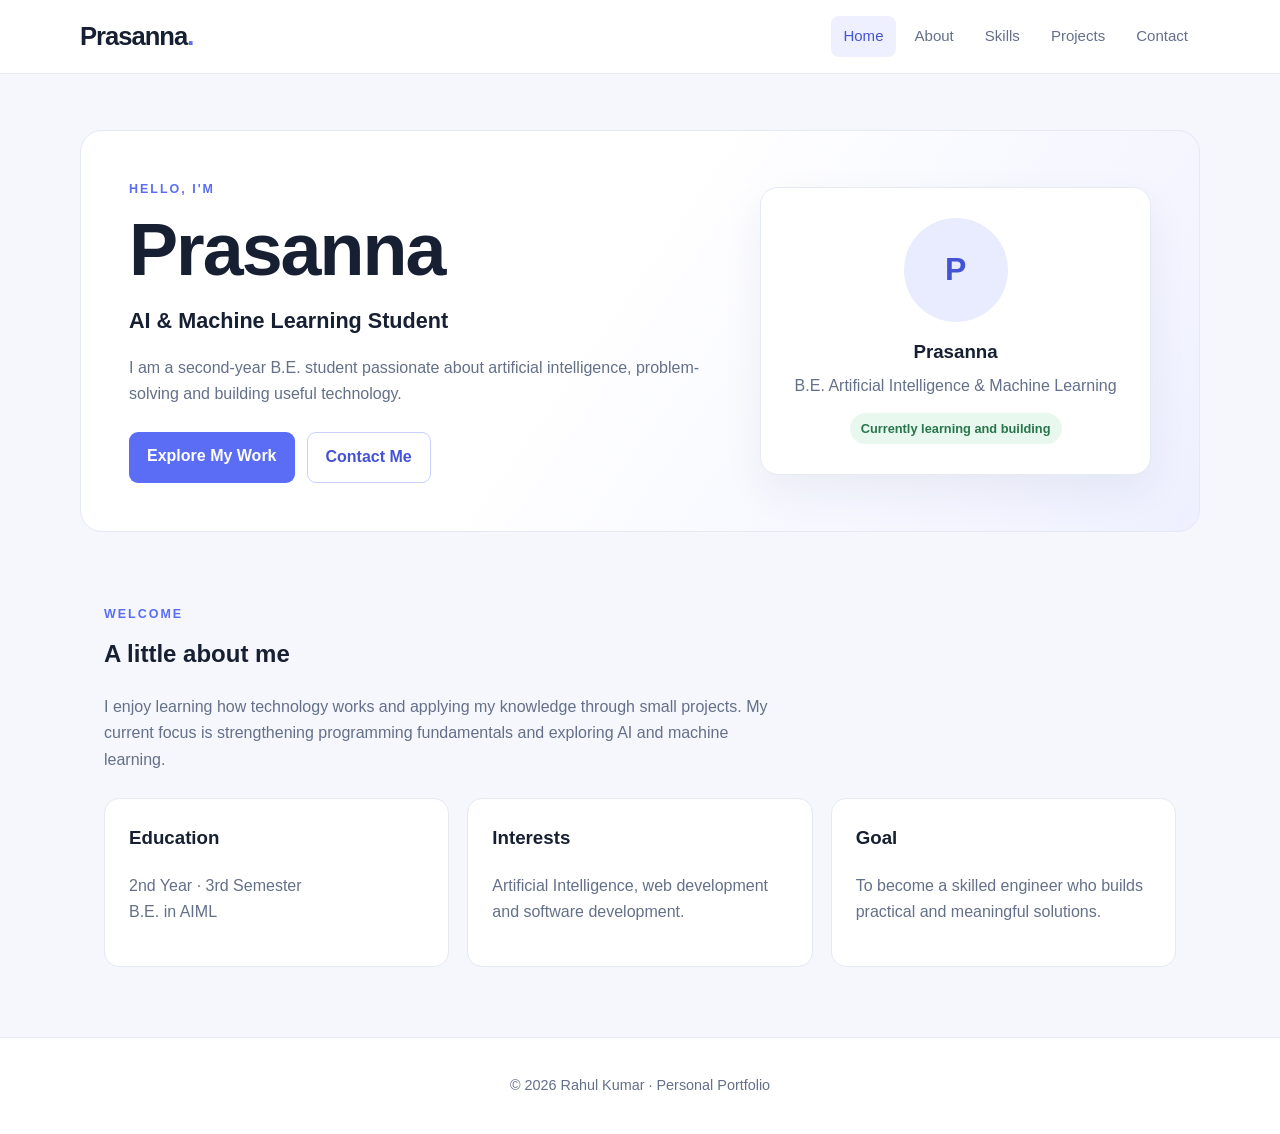
<file: Personal-Portfolio/index.html>
<!DOCTYPE html>
<html lang="en">
<head>
  <meta charset="UTF-8">
  <meta name="viewport" content="width=device-width, initial-scale=1.0">
  <meta name="description" content="Rahul Kumar's personal portfolio website.">
  <title>Prasanna | Home</title>
  <link rel="stylesheet" href="style.css">
</head>
<body>
  <header class="site-header">
    <a class="logo" href="index.html">Prasanna<span>.</span></a>
    <nav aria-label="Main navigation">
      <a class="active" href="index.html">Home</a>
      <a href="about.html">About</a>
      <a href="skills.html">Skills</a>
      <a href="projects.html">Projects</a>
      <a href="contact.html">Contact</a>
    </nav>
  </header>

  <main>
    <section class="hero">
      <div class="hero-content">
        <p class="eyebrow">HELLO, I'M</p>
        <h1>Prasanna</h1>
        <h2>AI &amp; Machine Learning Student</h2>
        <p class="intro">I am a second-year B.E. student passionate about artificial intelligence, problem-solving and building useful technology.</p>
        <div class="actions">
          <a class="button" href="projects.html">Explore My Work</a>
          <a class="button button-outline" href="contact.html">Contact Me</a>
        </div>
      </div>
      <div class="hero-card" aria-label="Student profile summary">
        <div class="avatar">P</div>
        <h3>Prasanna</h3>
        <p>B.E. Artificial Intelligence &amp; Machine Learning</p>
        <span class="status">Currently learning and building</span>
      </div>
    </section>

    <section class="section">
      <p class="eyebrow">WELCOME</p>
      <h2>A little about me</h2>
      <p class="section-lead">I enjoy learning how technology works and applying my knowledge through small projects. My current focus is strengthening programming fundamentals and exploring AI and machine learning.</p>
      <div class="quick-grid">
        <article class="info-card"><h3>Education</h3><p>2nd Year · 3rd Semester<br>B.E. in AIML</p></article>
        <article class="info-card"><h3>Interests</h3><p>Artificial Intelligence, web development and software development.</p></article>
        <article class="info-card"><h3>Goal</h3><p>To become a skilled engineer who builds practical and meaningful solutions.</p></article>
      </div>
    </section>
  </main>

  <footer><p>© 2026 Rahul Kumar · Personal Portfolio</p></footer>
</body>
</html>
</file>
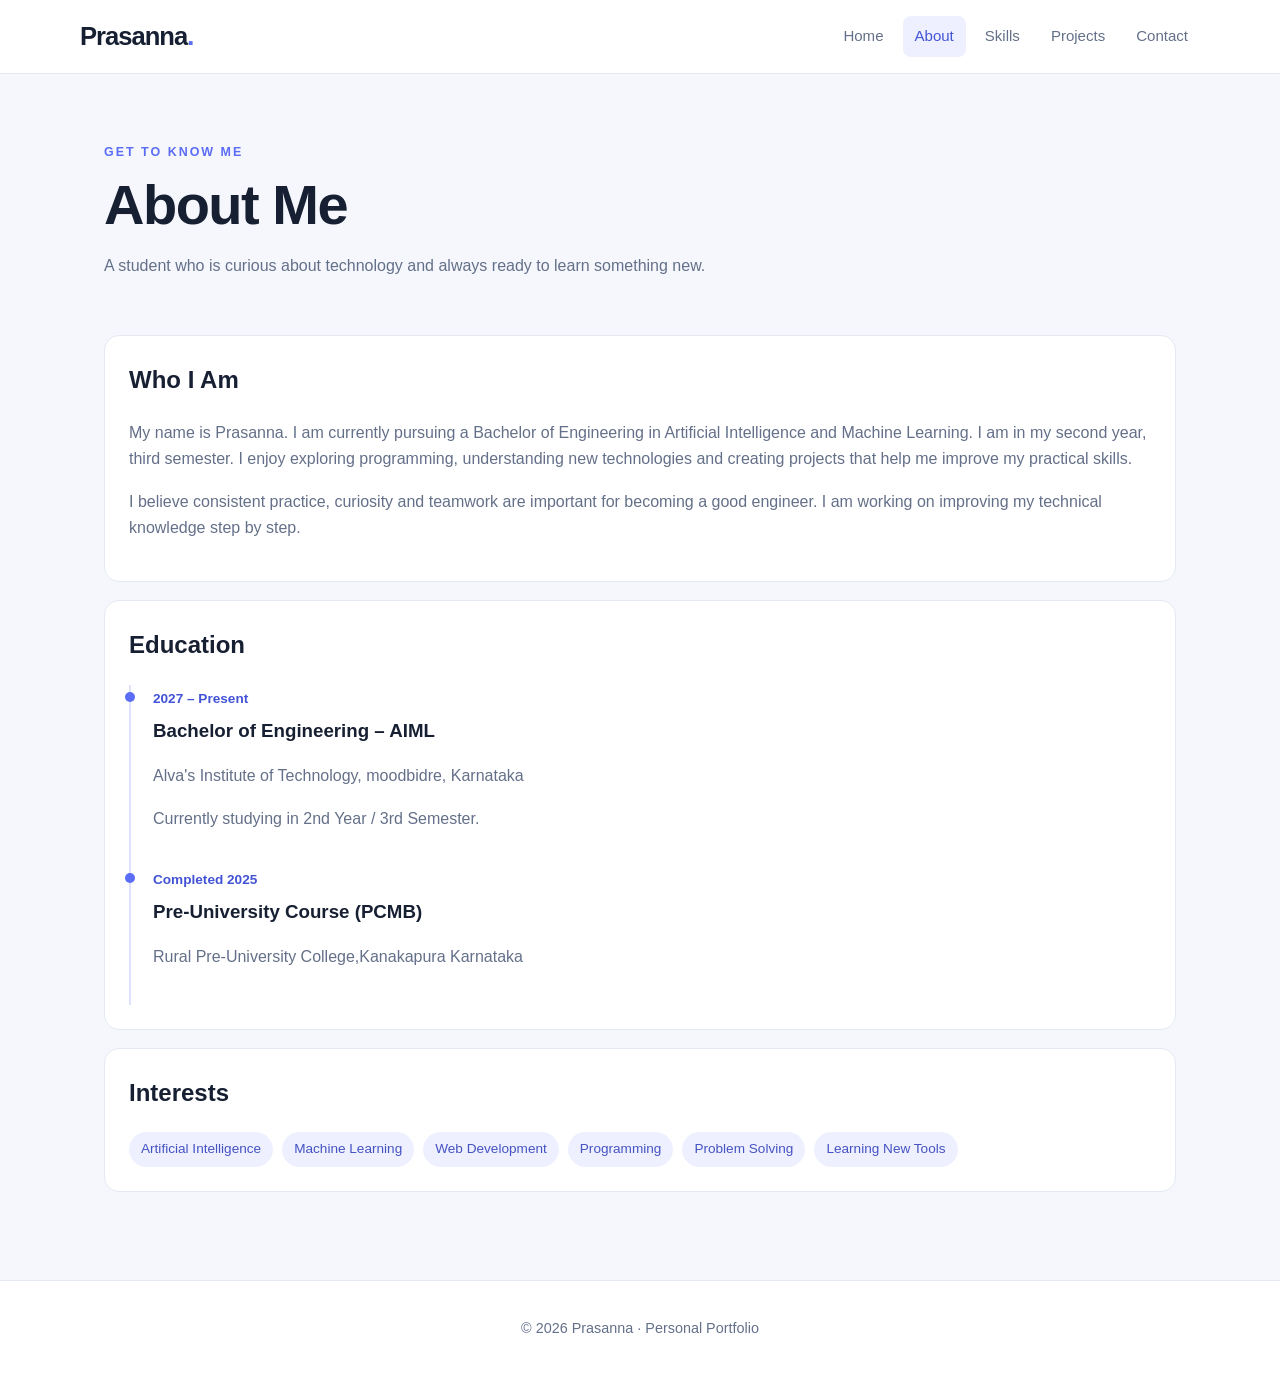
<file: Personal-Portfolio/about.html>
<!DOCTYPE html>
<html lang="en">
<head>
  <meta charset="UTF-8">
  <meta name="viewport" content="width=device-width, initial-scale=1.0">
  <meta name="description" content="Learn about Rahul Kumar's education and interests.">
  <title>Prasanna | About</title>
  <link rel="stylesheet" href="style.css">
</head>
<body>
  <header class="site-header">
    <a class="logo" href="index.html">Prasanna<span>.</span></a>
    <nav aria-label="Main navigation">
      <a href="index.html">Home</a><a class="active" href="about.html">About</a>
      <a href="skills.html">Skills</a><a href="projects.html">Projects</a><a href="contact.html">Contact</a>
    </nav>
  </header>
  <main class="page">
    <section class="page-heading"><p class="eyebrow">GET TO KNOW ME</p><h1>About Me</h1><p class="section-lead">A student who is curious about technology and always ready to learn something new.</p></section>
    <section class="content-card">
      <h2>Who I Am</h2>
      <p>My name is Prasanna. I am currently pursuing a Bachelor of Engineering in Artificial Intelligence and Machine Learning. I am in my second year, third semester. I enjoy exploring programming, understanding new technologies and creating projects that help me improve my practical skills.</p>
      <p>I believe consistent practice, curiosity and teamwork are important for becoming a good engineer. I am working on improving my technical knowledge step by step.</p>
    </section>
    <section class="content-card">
      <h2>Education</h2>
      <div class="timeline">
        <article><span class="timeline-date">2027 – Present</span><h3>Bachelor of Engineering – AIML</h3><p>Alva's Institute of Technology, moodbidre, Karnataka</p><p>Currently studying in 2nd Year / 3rd Semester.</p></article>
        <article><span class="timeline-date">Completed 2025</span><h3>Pre-University Course (PCMB)</h3><p>Rural Pre-University College,Kanakapura Karnataka</p></article>
      </div>
    </section>
    <section class="content-card">
      <h2>Interests</h2>
      <ul class="tag-list"><li>Artificial Intelligence</li><li>Machine Learning</li><li>Web Development</li><li>Programming</li><li>Problem Solving</li><li>Learning New Tools</li></ul>
    </section>
  </main>
  <footer><p>© 2026 Prasanna · Personal Portfolio</p></footer>
</body>
</html>
</file>
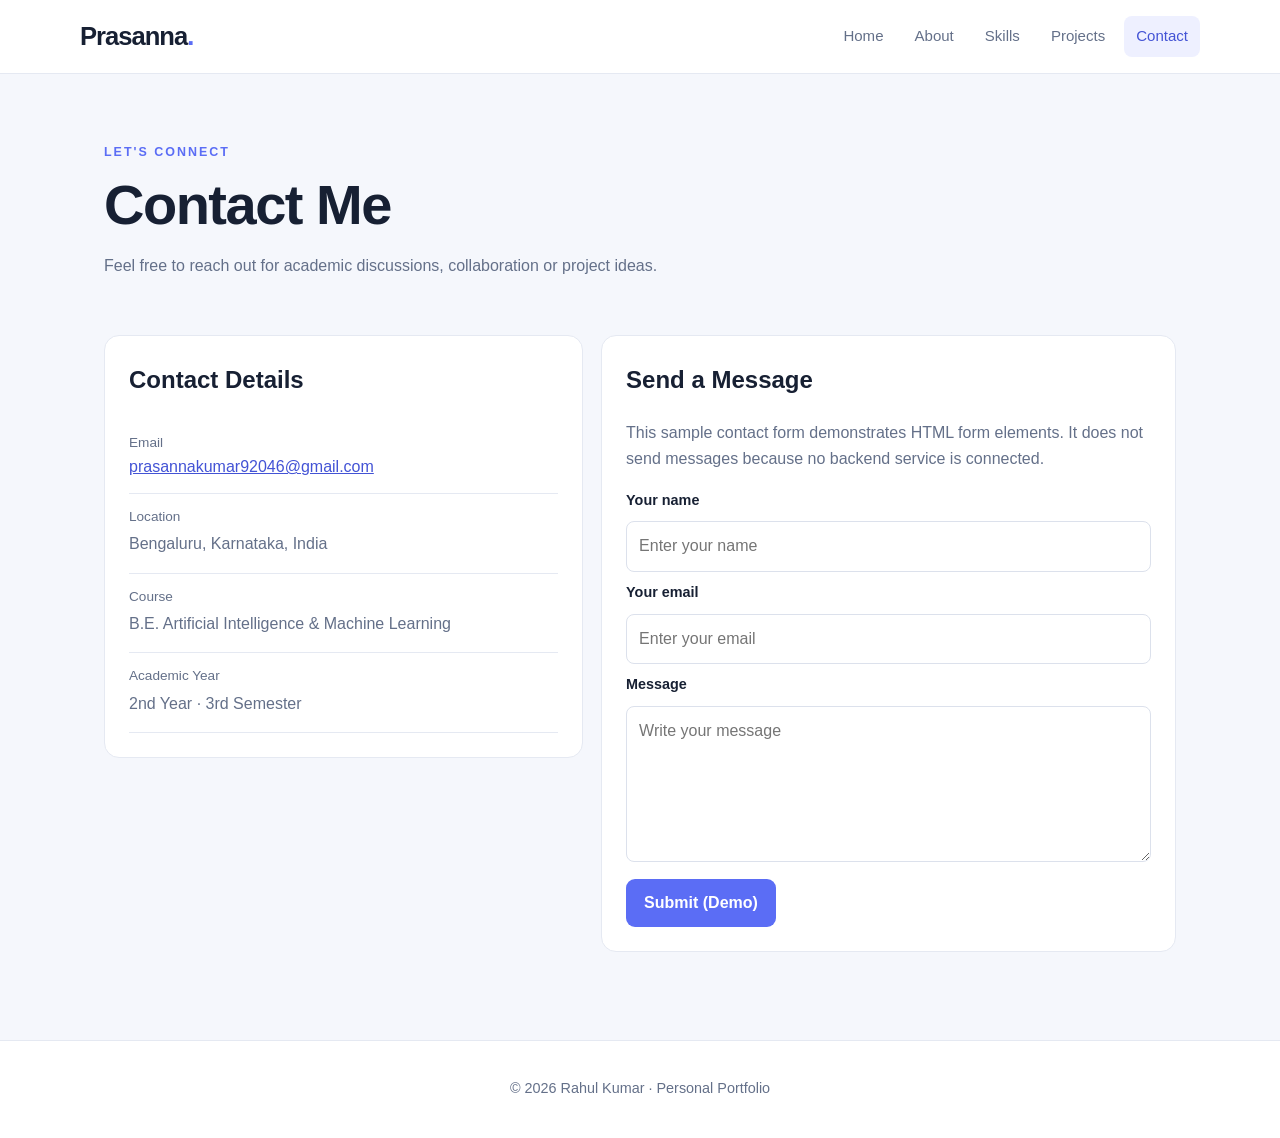
<file: Personal-Portfolio/contact.html>
<!DOCTYPE html>
<html lang="en">
<head>
  <meta charset="UTF-8">
  <meta name="viewport" content="width=device-width, initial-scale=1.0">
  <meta name="description" content="Contact information for Rahul Kumar.">
  <title>Prasanna | Contact</title>
  <link rel="stylesheet" href="style.css">
</head>
<body>
  <header class="site-header">
    <a class="logo" href="index.html">Prasanna<span>.</span></a>
    <nav aria-label="Main navigation">
      <a href="index.html">Home</a><a href="about.html">About</a>
      <a href="skills.html">Skills</a><a href="projects.html">Projects</a><a class="active" href="contact.html">Contact</a>
    </nav>
  </header>
  <main class="page">
    <section class="page-heading"><p class="eyebrow">LET'S CONNECT</p><h1>Contact Me</h1><p class="section-lead">Feel free to reach out for academic discussions, collaboration or project ideas.</p></section>
    <section class="contact-layout">
      <article class="content-card"><h2>Contact Details</h2>
        <div class="contact-item"><span>Email</span><a href="mailto:prasannakumar92046@gmail.com">prasannakumar92046@gmail.com</a></div>
        <div class="contact-item"><span>Location</span><p>Bengaluru, Karnataka, India</p></div>
        <div class="contact-item"><span>Course</span><p>B.E. Artificial Intelligence &amp; Machine Learning</p></div>
        <div class="contact-item"><span>Academic Year</span><p>2nd Year · 3rd Semester</p></div>
      </article>
      <article class="content-card"><h2>Send a Message</h2>
        <p>This sample contact form demonstrates HTML form elements. It does not send messages because no backend service is connected.</p>
        <form action="#" method="get">
          <label for="name">Your name</label><input id="name" name="name" type="text" placeholder="Enter your name" required>
          <label for="email">Your email</label><input id="email" name="email" type="email" placeholder="Enter your email" required>
          <label for="message">Message</label><textarea id="message" name="message" rows="5" placeholder="Write your message" required></textarea>
          <button class="button" type="submit">Submit (Demo)</button>
        </form>
      </article>
    </section>
  </main>
  <footer><p>© 2026 Rahul Kumar · Personal Portfolio</p></footer>
</body>
</html>
</file>
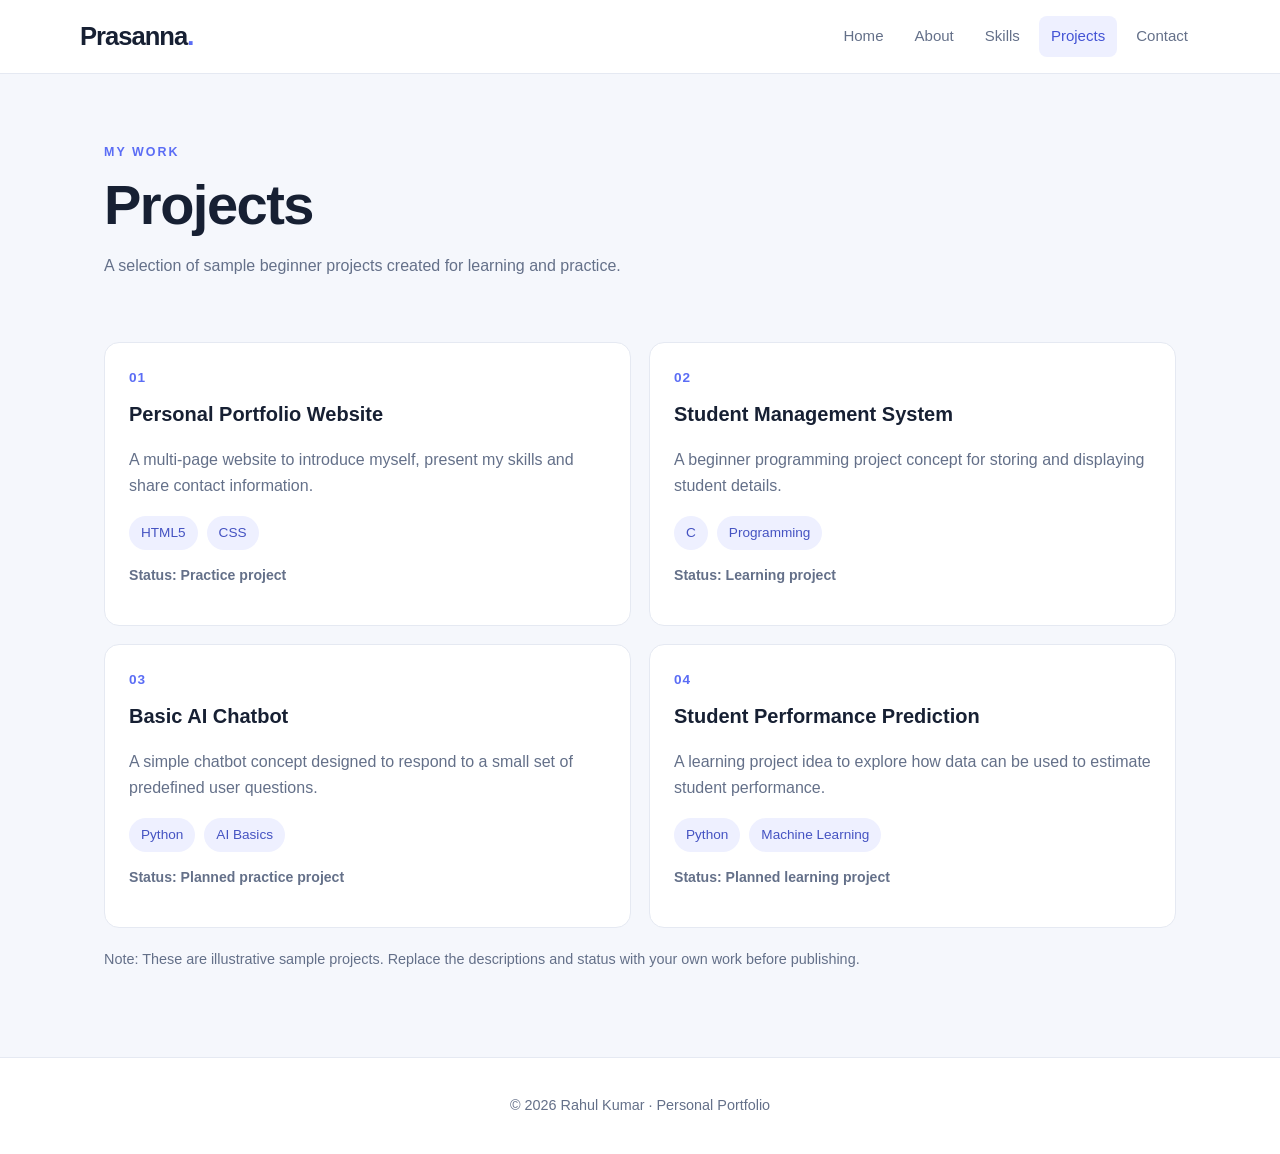
<file: Personal-Portfolio/projects.html>
<!DOCTYPE html>
<html lang="en">
<head>
  <meta charset="UTF-8">
  <meta name="viewport" content="width=device-width, initial-scale=1.0">
  <meta name="description" content="Sample academic and practice projects by Rahul Kumar.">
  <title>Prasanna | Projects</title>
  <link rel="stylesheet" href="style.css">
</head>
<body>
  <header class="site-header">
    <a class="logo" href="index.html">Prasanna<span>.</span></a>
    <nav aria-label="Main navigation">
      <a href="index.html">Home</a><a href="about.html">About</a>
      <a href="skills.html">Skills</a><a class="active" href="projects.html">Projects</a><a href="contact.html">Contact</a>
    </nav>
  </header>
  <main class="page">
    <section class="page-heading"><p class="eyebrow">MY WORK</p><h1>Projects</h1><p class="section-lead">A selection of sample beginner projects created for learning and practice.</p></section>
    <section class="project-grid">
      <article class="project-card"><div class="project-number">01</div><h2>Personal Portfolio Website</h2><p>A multi-page website to introduce myself, present my skills and share contact information.</p><ul class="tag-list"><li>HTML5</li><li>CSS</li></ul><p class="project-note">Status: Practice project</p></article>
      <article class="project-card"><div class="project-number">02</div><h2>Student Management System</h2><p>A beginner programming project concept for storing and displaying student details.</p><ul class="tag-list"><li>C</li><li>Programming</li></ul><p class="project-note">Status: Learning project</p></article>
      <article class="project-card"><div class="project-number">03</div><h2>Basic AI Chatbot</h2><p>A simple chatbot concept designed to respond to a small set of predefined user questions.</p><ul class="tag-list"><li>Python</li><li>AI Basics</li></ul><p class="project-note">Status: Planned practice project</p></article>
      <article class="project-card"><div class="project-number">04</div><h2>Student Performance Prediction</h2><p>A learning project idea to explore how data can be used to estimate student performance.</p><ul class="tag-list"><li>Python</li><li>Machine Learning</li></ul><p class="project-note">Status: Planned learning project</p></article>
    </section>
    <p class="notice">Note: These are illustrative sample projects. Replace the descriptions and status with your own work before publishing.</p>
  </main>
  <footer><p>© 2026 Rahul Kumar · Personal Portfolio</p></footer>
</body>
</html>
</file>
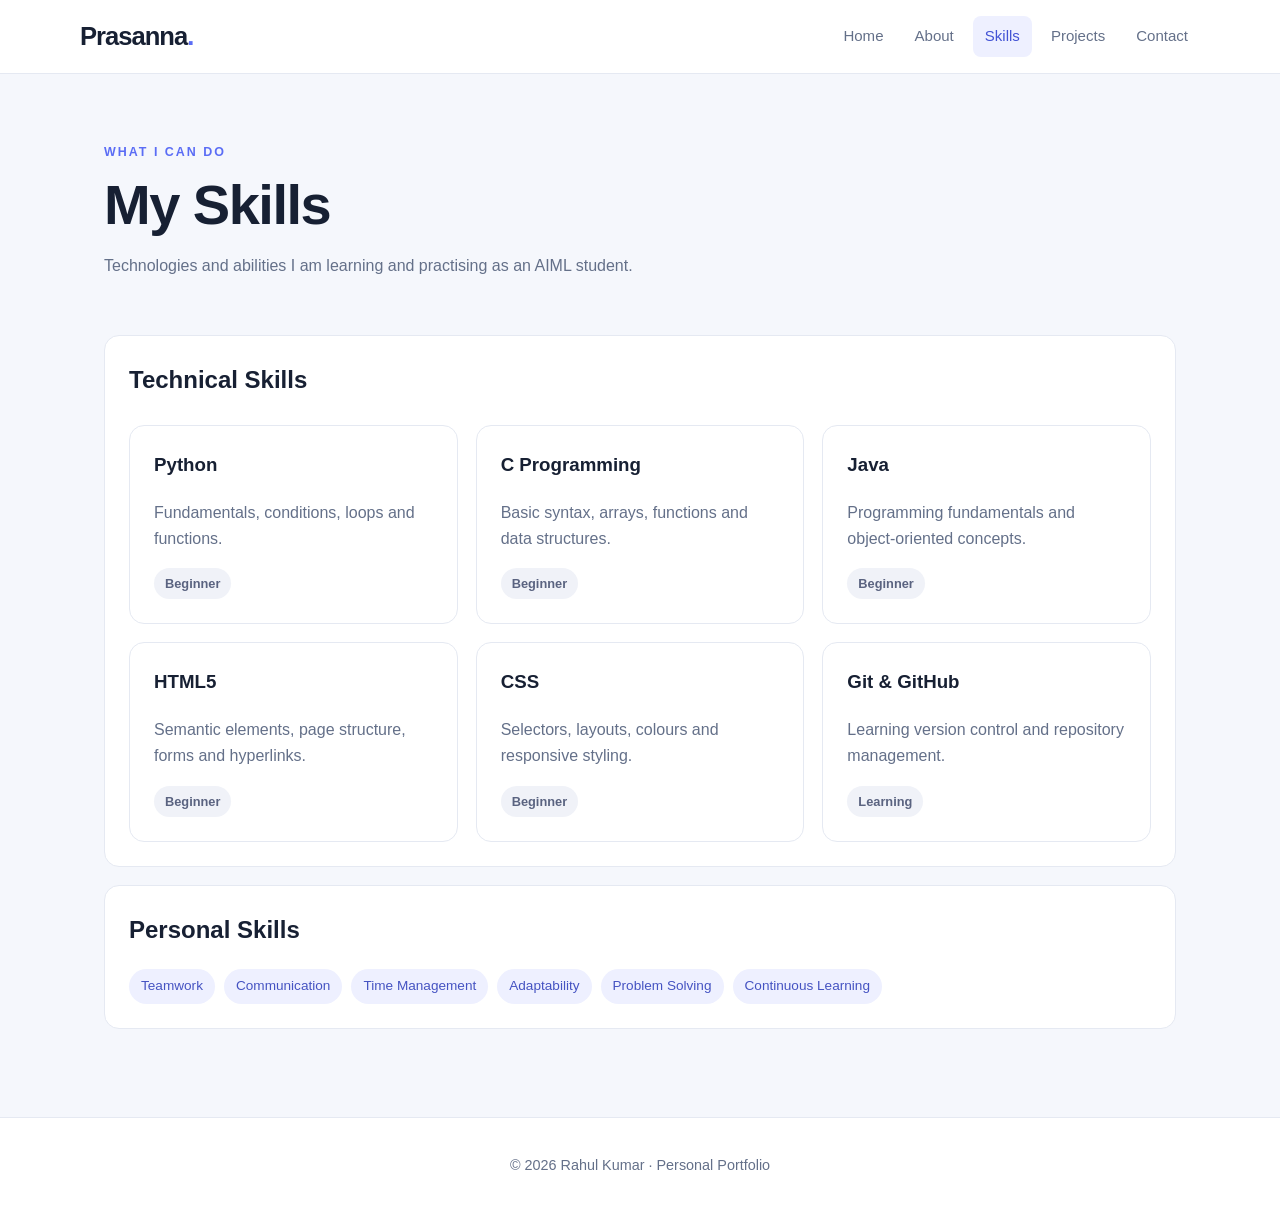
<file: Personal-Portfolio/skills.html>
<!DOCTYPE html>
<html lang="en">
<head>
  <meta charset="UTF-8">
  <meta name="viewport" content="width=device-width, initial-scale=1.0">
  <meta name="description" content="Technical and personal skills of Rahul Kumar.">
  <title>Prasanna | Skills</title>
  <link rel="stylesheet" href="style.css">
</head>
<body>
  <header class="site-header">
    <a class="logo" href="index.html">Prasanna<span>.</span></a>
    <nav aria-label="Main navigation">
      <a href="index.html">Home</a><a href="about.html">About</a>
      <a class="active" href="skills.html">Skills</a><a href="projects.html">Projects</a><a href="contact.html">Contact</a>
    </nav>
  </header>
  <main class="page">
    <section class="page-heading"><p class="eyebrow">WHAT I CAN DO</p><h1>My Skills</h1><p class="section-lead">Technologies and abilities I am learning and practising as an AIML student.</p></section>
    <section class="content-card">
      <h2>Technical Skills</h2>
      <div class="skill-grid">
        <article class="skill-card"><h3>Python</h3><p>Fundamentals, conditions, loops and functions.</p><span class="level">Beginner</span></article>
        <article class="skill-card"><h3>C Programming</h3><p>Basic syntax, arrays, functions and data structures.</p><span class="level">Beginner</span></article>
        <article class="skill-card"><h3>Java</h3><p>Programming fundamentals and object-oriented concepts.</p><span class="level">Beginner</span></article>
        <article class="skill-card"><h3>HTML5</h3><p>Semantic elements, page structure, forms and hyperlinks.</p><span class="level">Beginner</span></article>
        <article class="skill-card"><h3>CSS</h3><p>Selectors, layouts, colours and responsive styling.</p><span class="level">Beginner</span></article>
        <article class="skill-card"><h3>Git &amp; GitHub</h3><p>Learning version control and repository management.</p><span class="level">Learning</span></article>
      </div>
    </section>
    <section class="content-card">
      <h2>Personal Skills</h2>
      <ul class="tag-list"><li>Teamwork</li><li>Communication</li><li>Time Management</li><li>Adaptability</li><li>Problem Solving</li><li>Continuous Learning</li></ul>
    </section>
  </main>
  <footer><p>© 2026 Rahul Kumar · Personal Portfolio</p></footer>
</body>
</html>
</file>
<file: Personal-Portfolio/style.css>
/* Shared styling for the five HTML5 portfolio pages */
:root {
  --ink: #172033;
  --muted: #647089;
  --accent: #5b6df5;
  --accent-dark: #4353d5;
  --surface: #ffffff;
  --background: #f5f7fc;
  --line: #e5e9f2;
}
* { box-sizing: border-box; }
html { scroll-behavior: smooth; }
body {
  margin: 0;
  font-family: Arial, Helvetica, sans-serif;
  color: var(--ink);
  background: var(--background);
  line-height: 1.65;
}
a { color: inherit; }
.site-header {
  min-height: 74px;
  padding: 14px max(6%, calc((100% - 1120px) / 2));
  display: flex;
  align-items: center;
  justify-content: space-between;
  gap: 24px;
  background: var(--surface);
  border-bottom: 1px solid var(--line);
}
.logo { text-decoration: none; font-size: 1.6rem; font-weight: 800; letter-spacing: -1px; }
.logo span { color: var(--accent); }
nav { display: flex; flex-wrap: wrap; gap: 7px; }
nav a { text-decoration: none; color: var(--muted); padding: 8px 12px; border-radius: 8px; font-size: .94rem; }
nav a:hover, nav a.active { color: var(--accent-dark); background: #eef0ff; }
.hero {
  max-width: 1120px;
  margin: 56px auto 30px;
  padding: 48px;
  display: grid;
  grid-template-columns: 1.5fr 1fr;
  align-items: center;
  gap: 45px;
  background: linear-gradient(125deg, #fff 45%, #eef0ff);
  border: 1px solid var(--line);
  border-radius: 22px;
}
.eyebrow { color: var(--accent); font-size: .78rem; font-weight: 800; letter-spacing: 2px; margin: 0 0 10px; }
.hero h1 { font-size: clamp(2.7rem, 7vw, 4.6rem); line-height: 1.08; letter-spacing: -2px; margin: 0; }
.hero h2 { font-size: 1.35rem; font-weight: 600; margin: 14px 0; }
.intro, .section-lead { color: var(--muted); max-width: 680px; }
.actions { display: flex; flex-wrap: wrap; gap: 12px; margin-top: 25px; }
.button { display: inline-block; border: 0; border-radius: 9px; padding: 11px 18px; background: var(--accent); color: white; text-decoration: none; font: inherit; font-weight: 700; cursor: pointer; }
.button:hover { background: var(--accent-dark); }
.button-outline { color: var(--accent-dark); background: transparent; border: 1px solid #cbd0ff; }
.button-outline:hover { color: white; }
.hero-card { text-align: center; background: white; padding: 30px 24px; border: 1px solid var(--line); border-radius: 18px; box-shadow: 0 16px 40px #202b5010; }
.avatar { width: 104px; height: 104px; display: grid; place-items: center; margin: 0 auto 15px; border-radius: 50%; background: #e9ebff; color: var(--accent-dark); font-size: 2rem; font-weight: 800; }
.hero-card h3 { margin: 5px 0; }
.hero-card p { color: var(--muted); margin: 5px 0 14px; }
.status, .level { display: inline-block; color: #28764c; background: #e9f8ef; border-radius: 30px; padding: 5px 11px; font-size: .8rem; font-weight: 700; }
.section, .page { max-width: 1120px; margin: 0 auto; padding: 42px 24px 70px; }
.section h2, .content-card h2 { margin-top: 0; }
.quick-grid, .skill-grid, .project-grid { display: grid; grid-template-columns: repeat(3, 1fr); gap: 18px; margin-top: 25px; }
.info-card, .content-card, .skill-card, .project-card { background: var(--surface); border: 1px solid var(--line); border-radius: 15px; padding: 24px; }
.info-card h3, .skill-card h3 { margin-top: 0; }
.info-card p, .skill-card p, .project-card p { color: var(--muted); }
.page-heading { padding: 26px 0 22px; }
.page-heading h1 { font-size: clamp(2.3rem, 5vw, 3.5rem); line-height: 1.15; margin: 0; letter-spacing: -1.5px; }
.content-card { margin: 18px 0; }
.content-card p { color: var(--muted); }
.timeline { border-left: 2px solid #dfe2ff; padding-left: 22px; }
.timeline article { position: relative; padding: 0 0 18px; }
.timeline article::before { content: ""; position: absolute; width: 10px; height: 10px; left: -28px; top: 7px; border-radius: 50%; background: var(--accent); }
.timeline h3 { margin: 5px 0; }
.timeline-date { color: var(--accent-dark); font-size: .85rem; font-weight: 700; }
.tag-list { list-style: none; display: flex; flex-wrap: wrap; gap: 9px; padding: 0; margin: 15px 0 0; }
.tag-list li { background: #eef0ff; color: #4553c2; border-radius: 30px; padding: 6px 12px; font-size: .85rem; }
.skill-grid { grid-template-columns: repeat(3, 1fr); }
.skill-card .level { color: #5a6380; background: #f0f2f8; }
.project-grid { grid-template-columns: repeat(2, 1fr); }
.project-number { color: var(--accent); font-size: .85rem; font-weight: 800; letter-spacing: 1px; }
.project-card h2 { margin: 8px 0; font-size: 1.25rem; }
.project-note { font-size: .88rem; font-weight: 700; }
.notice { color: var(--muted); font-size: .9rem; margin-top: 20px; }
.contact-layout { display: grid; grid-template-columns: 1fr 1.2fr; gap: 18px; align-items: start; }
.contact-item { padding: 12px 0; border-bottom: 1px solid var(--line); }
.contact-item span { display: block; color: var(--muted); font-size: .85rem; }
.contact-item p { margin: 3px 0; }
.contact-item a { color: var(--accent-dark); }
form { display: grid; gap: 9px; }
form label { font-weight: 700; font-size: .9rem; }
input, textarea { width: 100%; border: 1px solid #dce1ec; border-radius: 8px; padding: 11px 12px; font: inherit; background: #fff; }
input:focus, textarea:focus { outline: 2px solid #cbd0ff; border-color: var(--accent); }
form .button { justify-self: start; margin-top: 8px; }
footer { text-align: center; color: var(--muted); padding: 22px; border-top: 1px solid var(--line); background: white; font-size: .9rem; }
@media (max-width: 760px) {
  .site-header { flex-direction: column; align-items: flex-start; padding: 14px 5%; }
  nav { gap: 2px; }
  nav a { padding: 7px 9px; }
  .hero { margin: 22px 14px; padding: 28px 22px; grid-template-columns: 1fr; gap: 25px; }
  .section, .page { padding: 30px 16px 50px; }
  .quick-grid, .skill-grid, .project-grid, .contact-layout { grid-template-columns: 1fr; }
}
</file>
